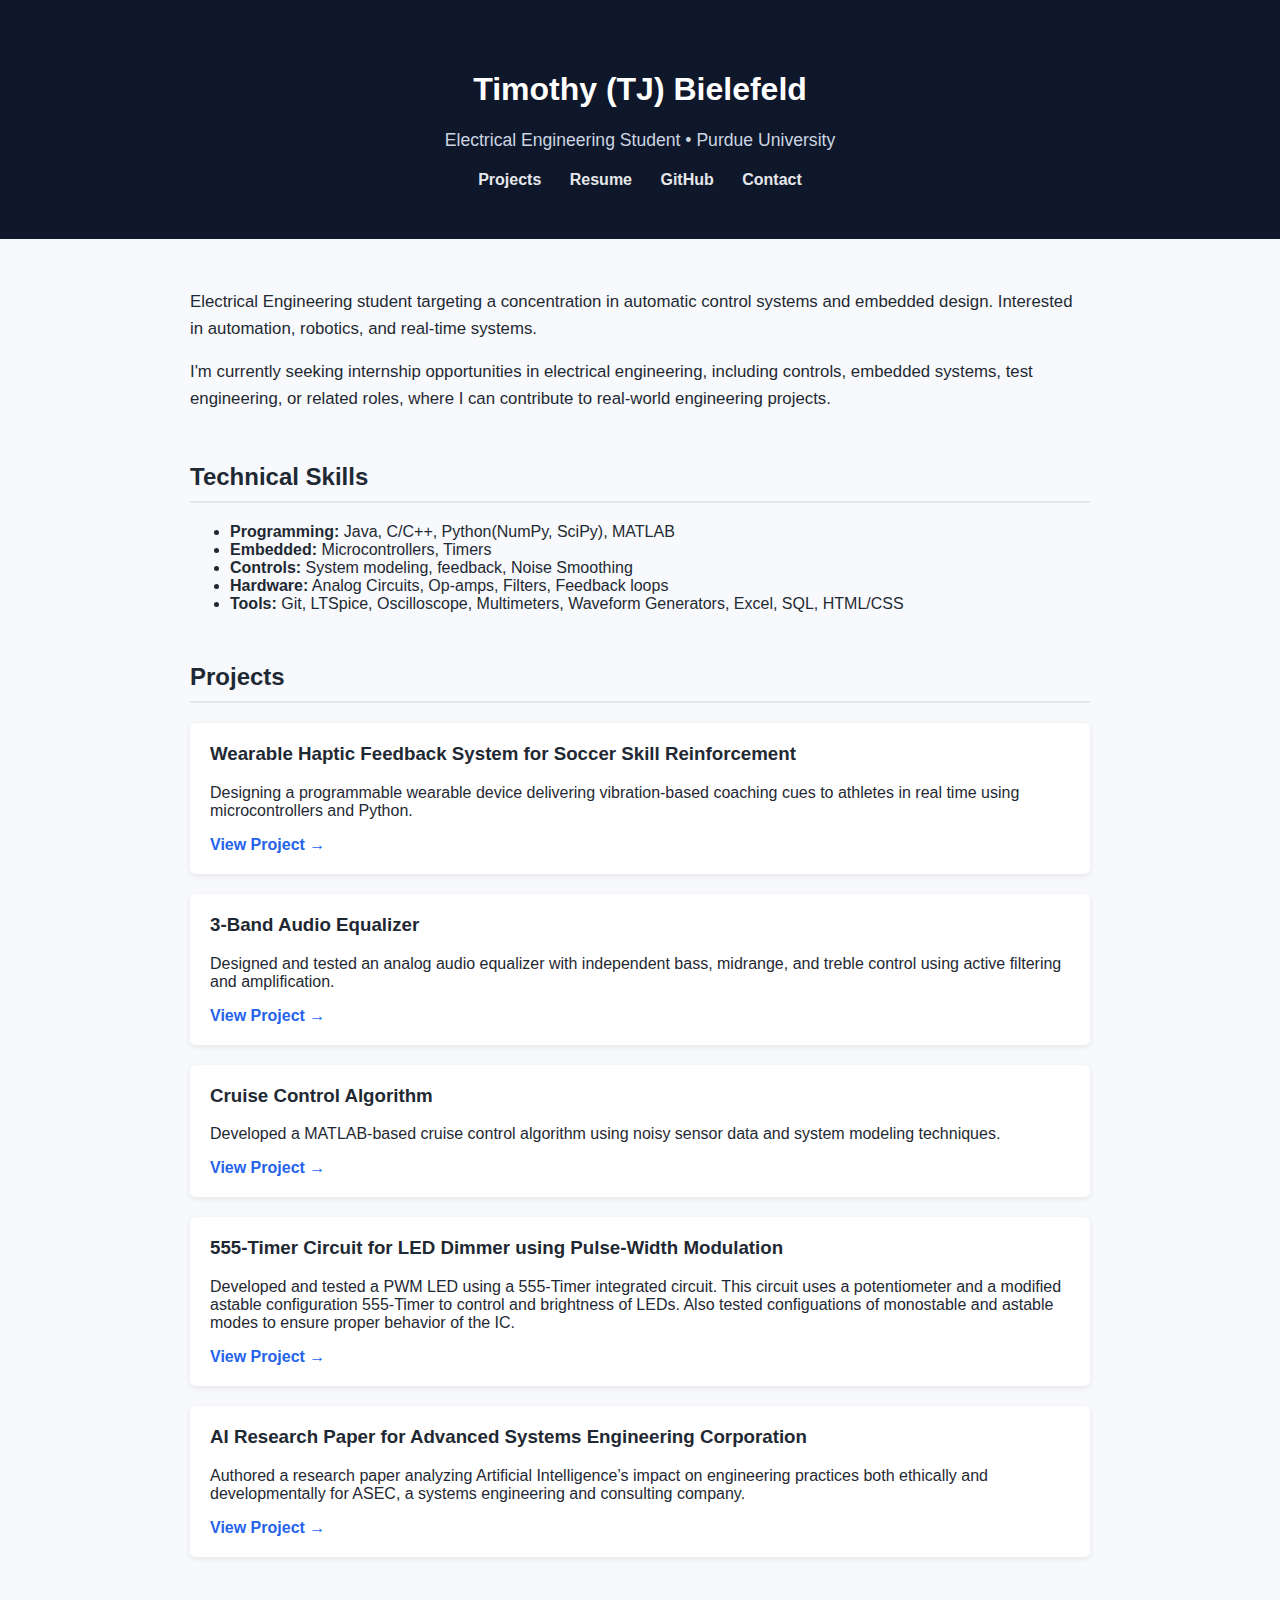
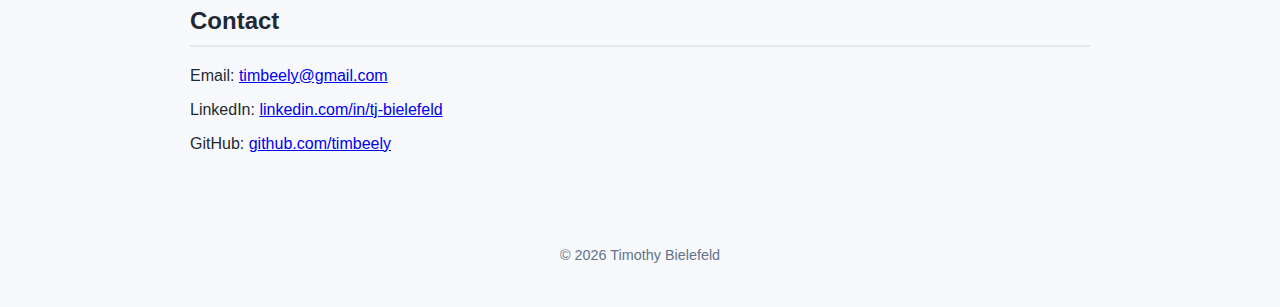
<file: index.html>
<!DOCTYPE html>
<html lang="en">
<head>
  <meta charset="UTF-8">
  <title>Timothy Bielefeld | Electrical Engineering</title>
  <link rel="stylesheet" href="css/style.css">
</head>

<body>
  <header>
    <h1>Timothy (TJ) Bielefeld</h1>
    <p class="subtitle">Electrical Engineering Student • Purdue University</p>
    <nav>
      <a href="#projects">Projects</a>
      <a href="resume.html">Resume</a>
      <a href="https://github.com/timbeely" target="_blank">GitHub</a>
      <a href="#contact">Contact</a>
    </nav>
  </header>

  <section class="about">
    <p>
      Electrical Engineering student targeting a concentration in automatic control systems and embedded design. Interested in automation, robotics, and real-time systems.
    </p>
    <p>
      I'm currently seeking internship opportunities in electrical engineering, including controls, embedded systems, test engineering, or related roles, where I can contribute to real-world engineering projects.
    </p>
  </section>
  
  <section>
    <h2>Technical Skills</h2>
    <ul>
    <li><strong>Programming:</strong> Java, C/C++, Python(NumPy, SciPy), MATLAB</li>
    <li><strong>Embedded:</strong> Microcontrollers, Timers</li>
    <li><strong>Controls:</strong> System modeling, feedback, Noise Smoothing</li>
    <li><strong>Hardware:</strong> Analog Circuits, Op-amps, Filters, Feedback loops</li>
    <li><strong>Tools:</strong> Git, LTSpice, Oscilloscope, Multimeters, Waveform Generators, Excel, SQL, HTML/CSS</li>
    </ul>
  </section>
  
  <section id="projects">
    <h2>Projects</h2>

    <div class="project">
      <h3>Wearable Haptic Feedback System for Soccer Skill Reinforcement</h3>
      <p>
        Designing a programmable wearable device delivering vibration-based
        coaching cues to athletes in real time using microcontrollers and Python.
      </p>
      <a href="projects/haptic-wearable.html">View Project →</a>
    </div>

    <div class="project">
      <h3>3-Band Audio Equalizer</h3>
      <p>
        Designed and tested an analog audio equalizer with independent bass,
        midrange, and treble control using active filtering and amplification.
      </p>
      <a href="projects/audio-equalizer.html">View Project →</a>
    </div>

    <div class="project">
      <h3>Cruise Control Algorithm</h3>
      <p>
        Developed a MATLAB-based cruise control algorithm using noisy sensor
        data and system modeling techniques.
      </p>
      <a href="projects/acc-algorithm.html">View Project →</a>
    </div>
    
    <div class="project">
      <h3>555-Timer Circuit for LED Dimmer using Pulse-Width Modulation</h3>
      <p>
        Developed and tested a PWM LED using a 555-Timer integrated circuit. This circuit uses a potentiometer and a modified astable configuration 555-Timer to control and brightness of LEDs. Also tested configuations of monostable and astable modes to ensure proper behavior of the IC. 
      </p>
      <a href="projects/555-timer.html">View Project →</a>
    </div>
    <div class="project">
      <h3>AI Research Paper for Advanced Systems Engineering Corporation</h3>
      <p>
        Authored a research paper analyzing Artificial Intelligence’s impact on engineering practices both ethically and developmentally for ASEC, a systems engineering and consulting company.
      </p>
      <a href="projects/ai-research-paper.html">View Project →</a>
    </div>
  </section>
  
  <section id="contact">
    <h2>Contact</h2>
    <p>Email: <a href="mailto:timbeely@gmail.com">timbeely@gmail.com</a></p>
    <p>LinkedIn: <a href="https://linkedin.com/in/tj-bielefeld" target="_blank">
      linkedin.com/in/tj-bielefeld
    </a></p>
    <p>GitHub: <a href="https://github.com/timbeely" target="_blank">
      github.com/timbeely
    </a></p>
</section>

  <footer>
    <p>© 2026 Timothy Bielefeld</p>
  </footer>
</body>
</html>
</file>
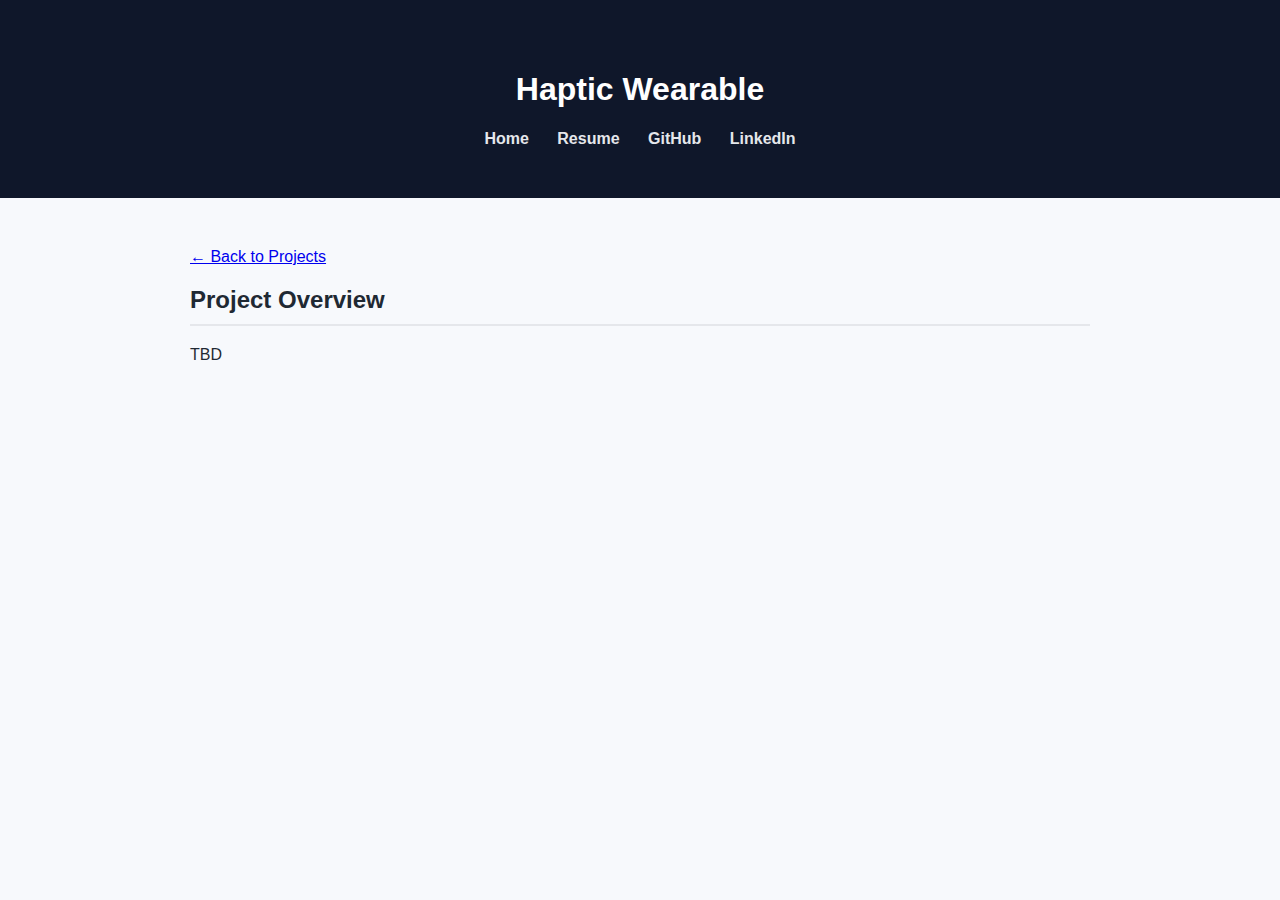
<file: projects/haptic-wearable.html>
<!DOCTYPE html>
<html lang="en">
<head>
  <meta charset="UTF-8">
  <title>Haptic Wearable for Athelete Development | Timothy Bielefeld</title>
  <link rel="stylesheet" href="../css/style.css">
</head>

<body>

  <header>
    <h1>Haptic Wearable</h1>
    <nav>
      <a href="../index.html">Home</a>
      <a href="../resume.html">Resume</a>
      <a href="https://github.com/timbeely" target="_blank">GitHub</a>
      <a href="https://linkedin.com/in/tj-bielefeld" target="_blank">LinkedIn</a>

    </nav>
  </header>

  <section>
    <p>
      <a href="../index.html#projects">← Back to Projects</a>
    </p>
    <h2>Project Overview</h2>
    <p>
      TBD
    </p>
  </section>
<!--
  <section>
    <h2>Technical Stack</h2>
    <ul>
      <li>Microcontrollers (Arduino)</li>
      <li>Python-based timing and control logic</li>
      <li>Embedded system design</li>
      <li>Human-in-the-loop feedback systems</li>
      <li>Hardware prototyping and testing</li>
    </ul>
  </section>
  
  <section>
    <h2>Engineering Approach</h2>
    <ul>
      <li></li>
      <li></li>
      <li></li>
    </ul>
  </section>

  <section>
    <h2>Key Takeaways</h2>
    <ul>
      <li></li>
      <li></li>
      <li></li>
    </ul>
  </section>

  <section>
    <h2>Report</h2>

    <iframe
      src="../assets/pdf/haptic-wearable.pdf"
      width="100%"
      height="900px"
      style="border: none;">
    </iframe>

  </section>

  <div class="pdf-button">
    <a href="../assets/pdf/haptic-wearable.pdf" target="_blank">
      Open PDF in Full View
    </a>
  </div>
  
-->
</body>
</html>
</file>
<file: css/style.css>
body {
  font-family: Arial, Helvetica, sans-serif;
  margin: 0;
  background-color: #f7f9fc;
  color: #1f2933;
}

header {
  background: #0f172a;
  color: white;
  padding: 50px 20px;
  text-align: center;
}

.subtitle {
  margin-top: 8px;
  font-size: 1.1rem;
  color: #cbd5e1;
}

nav {
  margin-top: 20px;
}

nav a {
  color: #e5e7eb;
  margin: 0 12px;
  text-decoration: none;
  font-weight: bold;
}

nav a:hover {
  text-decoration: underline;
}

section {
  max-width: 900px;
  margin: 50px auto;
  padding: 0 20px;
}

.about {
  font-size: 1.05rem;
  line-height: 1.6;
}

h2 {
  border-bottom: 2px solid #e5e7eb;
  padding-bottom: 10px;
}

.project {
  background: white;
  padding: 20px;
  margin-top: 20px;
  border-radius: 6px;
  box-shadow: 0 2px 6px rgba(0,0,0,0.08);
}

.project h3 {
  margin-top: 0;
}

.project a {
  color: #2563eb;
  text-decoration: none;
  font-weight: bold;
}

.project a:hover {
  text-decoration: underline;
}

footer {
  text-align: center;
  padding: 30px;
  font-size: 0.9rem;
  color: #64748b;
}
</file>
